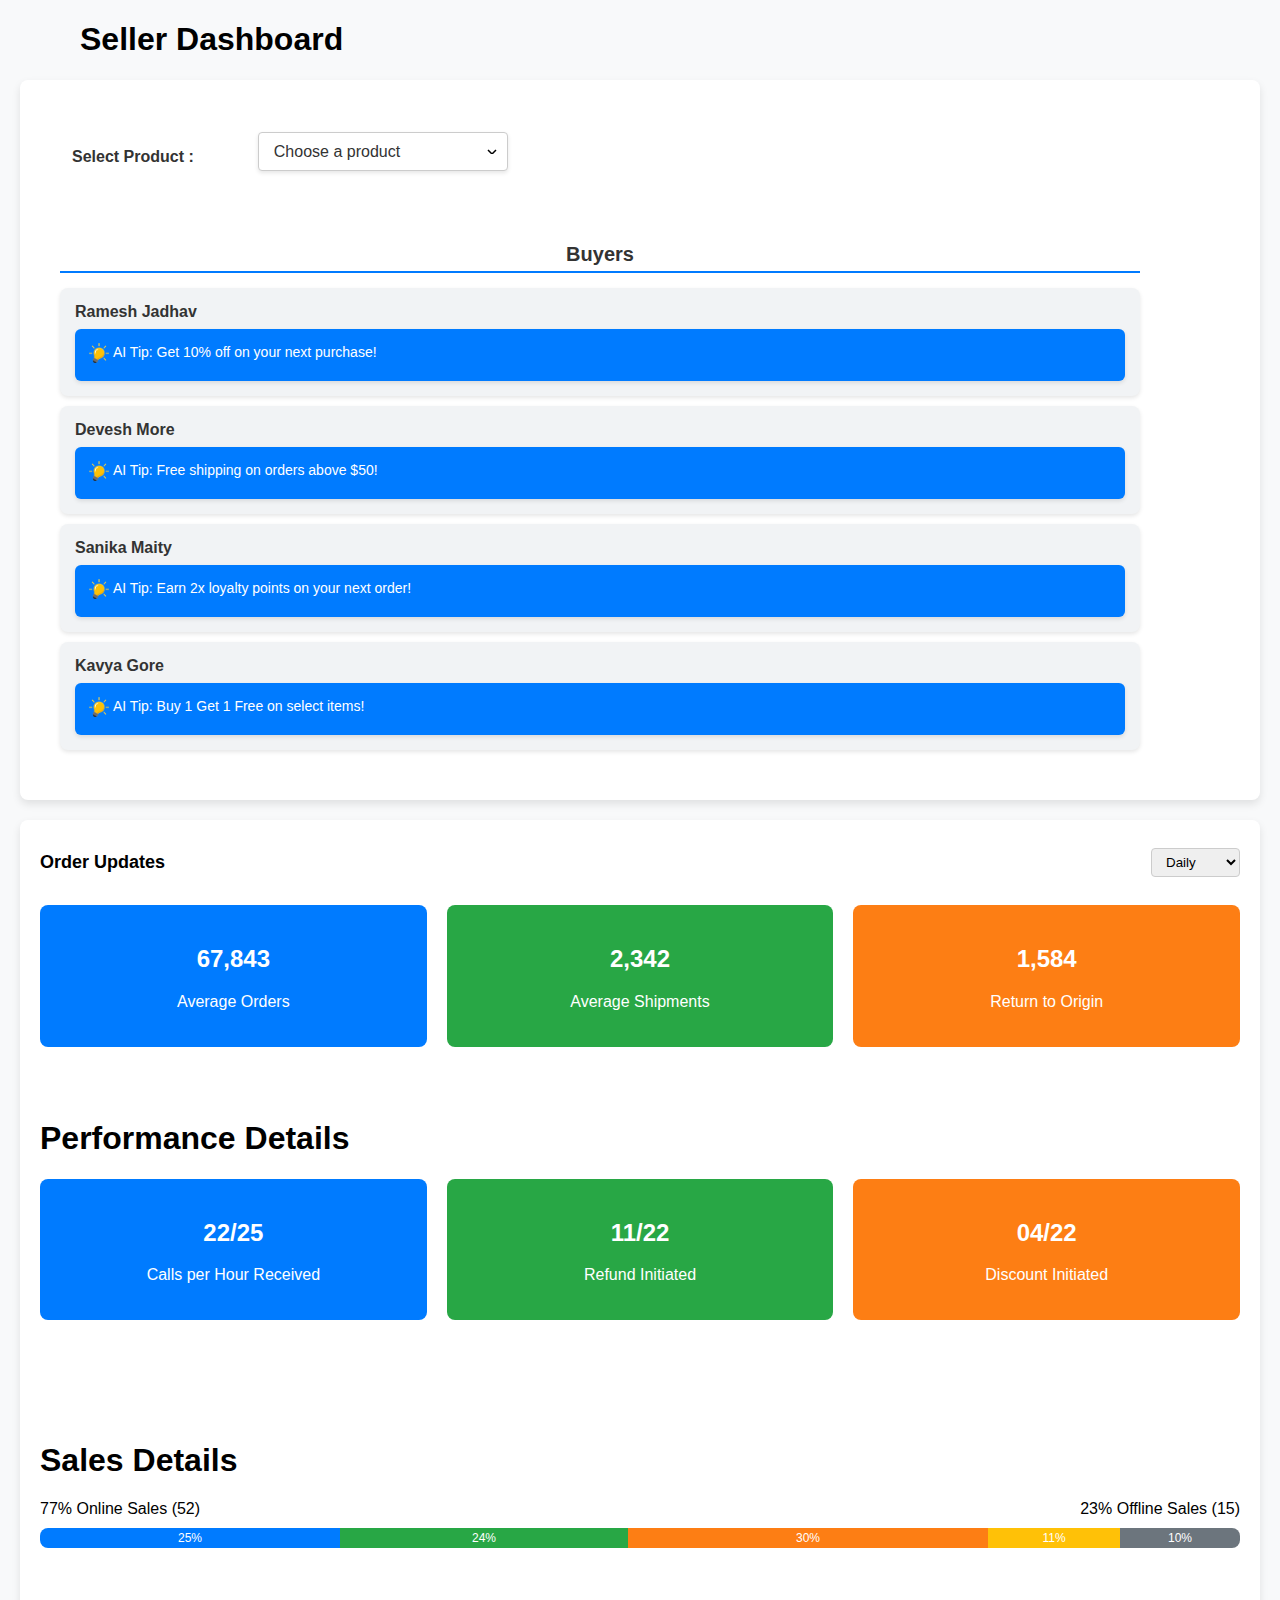
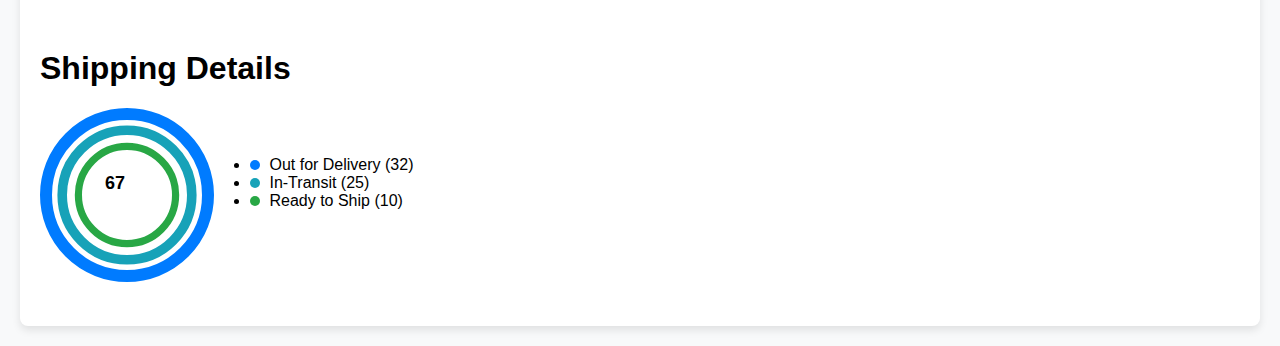
<file: seller.html>
<!DOCTYPE html>
<html lang="en">
    <head>
        <meta charset="UTF-8">
        <meta name="viewport" content="width=device-width, initial-scale=1.0">
        <title>Dashboard</title>
        <link rel="stylesheet" href="css/style5.css">
    </head>
    <body>

        <div class="seller">
            <h1>Seller Dashboard</h1>
        </div>
        <div class="dashboard">

            <!-- product -->
            <div class="product">

                <div> <h3><label for="product-select" class="dropdown-label">Select Product  :</label></h3>
                </div>
                <div>
                    <div class="dropdown-container">
                        <select id="product-select" class="dropdown">
                          <option value="" disabled selected>Choose a product</option>
                          <option value="apparels">Apparels</option>
                          <option value="electronics">Electronics</option>
                          <option value="home-furniture">Home & Furniture</option>
                          <option value="groceries">Groceries</option>
                          <option value="beauty-products">Beauty Products</option>
                          <option value="toys">Toys</option>
                          <option value="sports">Sports</option>
                          <option value="books">Books</option>
                          <option value="automotive">Automotive</option>
                          <option value="healthcare">Healthcare</option>
                        </select>
                      </div>
                </div>

            </div>

            <!-- buyers -->
            <div class="Buyers">

                <div class="buyers-container">
                    <h3 class="buyers-heading">Buyers</h3>
                    <ul class="buyers-list">
                      <li class="buyer-item">
                        <span class="buyer-name">Ramesh Jadhav</span>
                        <div class="ai-tips-box">
                            <span> <img src="./img/bulb.webp" alt="">  </span><p class="offer-text">AI Tip: Get 10% off on your next purchase!</p>
                           
                        </div>
                      </li>
                      <li class="buyer-item">
                        <span class="buyer-name">Devesh More</span>
                        <div class="ai-tips-box">
                            <span> <img src="./img/bulb.webp" alt="">  </span><p class="offer-text">AI Tip: Free shipping on orders above $50!</p>
                        </div>
                      </li>
                      <li class="buyer-item">
                        <span class="buyer-name">Sanika Maity</span>
                        <div class="ai-tips-box">
                            <span> <img src="./img/bulb.webp" alt="">  </span><p class="offer-text">AI Tip: Earn 2x loyalty points on your next order!</p>
                        </div>
                      </li>
                      <li class="buyer-item">
                        <span class="buyer-name">Kavya Gore</span>
                        <div class="ai-tips-box">
                            <span> <img src="./img/bulb.webp" alt="">  </span> <p class="offer-text">AI Tip: Buy 1 Get 1 Free on select items!</p>
                        </div>
                      </li>
                    </ul>
                  </div>


            </div>
        </div>

        <div class="dashboard">
            <!-- Header Section -->
            <div class="header">
                <h1 style="font-weight: bold;color:black">Order Updates</h1>
                <select class="filter">
                    <option value="daily">Daily</option>
                    <option value="weekly">Weekly</option>
                    <option value="monthly">Monthly</option>
                </select>
            </div>

            <!-- Order Updates Section -->
            <div class="order-updates">
                <div class="card blue">
                    <h2>67,843</h2>
                    <p>Average Orders</p>
                </div>
                <div class="card green">
                    <h2>2,342</h2>
                    <p>Average Shipments</p>
                </div>
                <div class="card orange">
                    <h2>1,584</h2>
                    <p>Return to Origin</p>
                </div>
            </div>

            <!-- Performance Details -->
            <div class="performance-details">
                <h1>Performance Details</h1>
                <div class="performance-metrics">
                    <div class="metric yellow">
                        <h2>22/25</h2>
                        <p>Calls per Hour Received</p>
                    </div>
                    <div class="metric green">
                        <h2>11/22</h2>
                        <p>Refund Initiated</p>
                    </div>
                    <div class="metric orange">
                        <h2>04/22</h2>
                        <p>Discount Initiated</p>
                    </div>
                </div>
            </div>

            <!-- Sales Details -->
            <div class="sales-details">
                <h1>Sales Details</h1>
                <div class="sales-summary">
                    <div>
                        <span class="percentage online">77%</span> Online Sales
                        (52)
                    </div>
                    <div>
                        <span class="percentage offline">23%</span> Offline
                        Sales (15)
                    </div>
                </div>
                <div class="sales-bar">
                    <div class="segment apparels" style="width: 25%;">25%</div>
                    <div class="segment electronics"
                        style="width: 24%;">24%</div>
                    <div class="segment furniture" style="width: 30%;">30%</div>
                    <div class="segment groceries" style="width: 11%;">11%</div>
                    <div class="segment others" style="width: 10%;">10%</div>
                </div>
            </div>

            <!-- Shipping Details -->
            <div class="shipping-details">
                <h1>Shipping Details</h1>
                <div class="shipping-info">
                    <div class="chart">
                        <div class="circle out-for-delivery"></div>
                        <div class="circle in-transit"></div>
                        <div class="circle ready-to-ship"></div>
                        <span class="center-text">67</span>
                    </div>
                    <ul>
                        <li><span class="legend out-for-delivery"></span> Out
                            for Delivery (32)</li>
                        <li><span class="legend in-transit"></span> In-Transit
                            (25)</li>
                        <li><span class="legend ready-to-ship"></span> Ready to
                            Ship (10)</li>
                    </ul>
                </div>
            </div>
        </div>
    </body>
</html>
</file>
<file: css/style5.css>
/* styles.css */
body {
    font-family: 'Arial', sans-serif;
    margin: 0;
    padding: 0;
    background-color: #f8f9fa;
  }
  


.seller h1{
    font-weight: bold;
    padding-left:5rem ;
}


.product{
    display: flex;
}
.product h3{
    font-weight: bold;
    margin: 2rem;
    padding-top: 1rem;
    font-size: 50px;

}

  

  .dropdown-container {
    text-align: center;
    margin: 2rem;
  }
  
  .dropdown-label {
    font-size: 16px;
    color: #333;
    display: block;
    margin-bottom: 10px;
  }
  
  .dropdown {
    width: 250px;
    padding: 10px 15px;
    font-size: 16px;
    color: #333;
    background-color: #fff;
    border: 1px solid #ccc;
    border-radius: 4px;
    box-shadow: 0 2px 4px rgba(0, 0, 0, 0.1);
    appearance: none;
    -webkit-appearance: none; /* For Safari */
    background-image: url('data:image/svg+xml;charset=US-ASCII,<svg xmlns="http://www.w3.org/2000/svg" width="10" height="5" viewBox="0 0 10 5"><path fill="none" stroke="%23000" stroke-width="1.5" d="M1 1l4 4 4-4"/></svg>');
    background-repeat: no-repeat;
    background-position: right 10px center;
    background-size: 10px 5px;
  }
  
  .dropdown:hover {
    border-color: #007bff;
    box-shadow: 0 0 4px #007bff;
  }
  
  .dropdown:focus {
    outline: none;
    border-color: #007bff;
    box-shadow: 0 0 4px #007bff;
  }
  
  .dropdown option {
    padding: 10px;
  }
  





  .buyers{
    display: flex;
}



  
  .buyers-container {
    background-color: #fff;
    padding: 20px;
    border-radius: 8px;
    /* box-shadow: 0 4px 8px rgba(0, 0, 0, 0.1); */
    max-width: 90%;
    width: 100%;
  }
  
  .buyers-heading {
    font-size: 20px;
    font-weight: bold;
    color: #333;
    margin-bottom: 15px;
    text-align: center;
    border-bottom: 2px solid #007bff;
    padding-bottom: 5px;
  }
  
  .buyers-list {
    list-style: none;
    margin: 0;
    padding: 0;
  }
  
  .buyer-item {
    background-color: #f1f3f5;
    padding: 15px;
    margin-bottom: 10px;
    border-radius: 8px;
    box-shadow: 0 2px 4px rgba(0, 0, 0, 0.1);
    transition: transform 0.2s, box-shadow 0.2s;
  }
  
  .buyer-item:hover {
    transform: translateY(-3px);
    box-shadow: 0 4px 8px rgba(0, 0, 0, 0.2);
  }
  
  .buyer-name {
    font-size: 16px;
    font-weight: bold;
    color: #333;
    display: block;
    margin-bottom: 8px;
  }
  
  .ai-tips-box {
    display: flex;
    flex-direction: row;
    background-color: #007bff;
    padding: 10px;
    border-radius: 6px;
    box-shadow: 0 2px 4px rgba(0, 0, 0, 0.1);
    text-align: center;
  }
  
  .ai-tips-box img{
    width: 20px;
    height: 20px;
    padding: 4px;
  }
  .offer-text {
    font-size: 14px;
    color: #fff;
    margin: 0;
    text-align: center;
    padding-top: 5px;
  }
  









  .dashboard {
    max-width: 1200px;
    margin: 20px auto;
    padding: 20px;
    background-color: #fff;
    border-radius: 8px;
    box-shadow: 0 4px 8px rgba(0, 0, 0, 0.1);
  }
  
  .header {
    display: flex;
    justify-content: space-between;
    align-items: center;
    margin-bottom: 20px;
  }
  
  .header h1 {
    font-size: 18px;
    color: #333;
  }
  
  .filter {
    padding: 5px 10px;
    border: 1px solid #ccc;
    border-radius: 4px;
  }
  
  .order-updates, .performance-metrics {
    display: flex;
    gap: 20px;
    margin-bottom: 20px;
  }
  
  .card, .metric {
    flex: 1;
    text-align: center;
    padding: 20px;
    border-radius: 8px;
    color: #fff;
  }
  
  .card.blue, .metric.yellow {
    background-color: #007bff;
  }
  
  .card.green, .metric.green {
    background-color: #28a745;
  }
  
  .card.orange, .metric.orange {
    background-color: #fd7e14;
  }
  
  .sales-summary {
    display: flex;
    justify-content: space-between;
    margin-bottom: 10px;
  }
  
  .sales-bar {
    display: flex;
    height: 20px;
    border-radius: 8px;
    overflow: hidden;
  }
  
  .segment {
    text-align: center;
    color: #fff;
    font-size: 12px;
    line-height: 20px;
  }
  
  .segment.apparels {
    background-color: #007bff;
  }
  
  .segment.electronics {
    background-color: #28a745;
  }
  
  .segment.furniture {
    background-color: #fd7e14;
  }
  
  .segment.groceries {
    background-color: #ffc107;
  }
  
  .segment.others {
    background-color: #6c757d;
  }

  .shipping-details,.sales-details,.performance-details{
    padding-top: 2rem;
    padding-bottom: 3rem;
  }
  
  .shipping-info {
    display: flex;
    align-items: center;
    gap: 20px;
  }
  
  .chart {
    position: relative;
    width: 150px;
    height: 150px;
  }
  
  .circle {
    position: absolute;
    top: 0;
    left: 0;
    border-radius: 50%;
    width: 100%;
    height: 100%;
  }
  
  .circle.out-for-delivery {
    border: 12px solid #007bff;
  }
  
  .circle.in-transit {
    border: 12px solid #17a2b8;
    transform: scale(0.8);
  }
  
  .circle.ready-to-ship {
    border: 12px solid #28a745;
    transform: scale(0.6);
  }
  
  .center-text {
    position: absolute;
    top: 50%;
    left: 50%;
    transform: translate(-50%, -50%);
    font-size: 18px;
    font-weight: bold;
  }
  
  .legend {
    display: inline-block;
    width: 10px;
    height: 10px;
    border-radius: 50%;
    margin-right: 5px;
  }
  
  .legend.out-for-delivery {
    background-color: #007bff;
  }
  
  .legend.in-transit {
    background-color: #17a2b8;
  }
  
  .legend.ready-to-ship {
    background-color: #28a745;
  }
</file>
